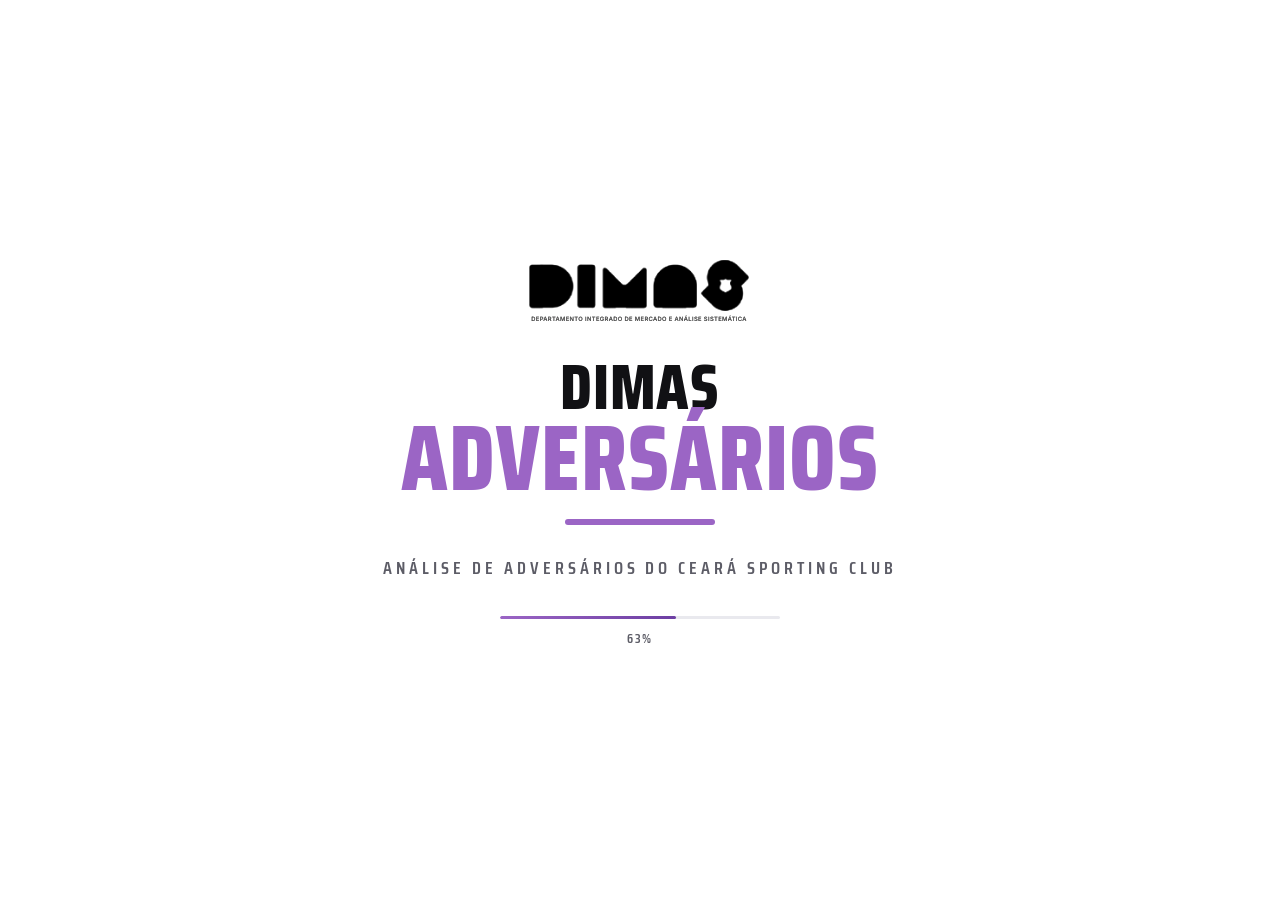
<file: index.html>
<!doctype html>
<html lang="pt-BR">
<head>
  <meta charset="utf-8">
  <meta name="viewport" content="width=device-width, initial-scale=1, viewport-fit=cover">
  <title>DIMAS Adversários</title>
  <meta name="theme-color" content="#0a0a0a">
  <meta name="apple-mobile-web-app-capable" content="yes">
  <meta name="mobile-web-app-capable" content="yes">
  <meta name="apple-mobile-web-app-status-bar-style" content="black-translucent">
  <meta name="apple-mobile-web-app-title" content="DIMAS Adversários">
  <script src="tema.js"></script>
  <link rel="manifest" href="manifest.webmanifest">
  <link rel="icon" href="icone.svg" type="image/svg+xml">
  <link rel="apple-touch-icon" href="icone-180.png">
  <link rel="preconnect" href="https://fonts.googleapis.com">
  <link rel="preconnect" href="https://fonts.gstatic.com" crossorigin>
  <link href="https://fonts.googleapis.com/css2?family=Michroma&family=Open+Sans:wght@400;600;700&family=Saira+Condensed:wght@600;800&display=swap" rel="stylesheet">
  <link rel="stylesheet" href="estilo.css">
</head>
<body class="bloqueado">
  <div class="abertura" id="abertura" role="status" aria-label="Carregando DIMAS Adversários">
    <img class="abertura-logo" src="logo-dimas.png" alt="DIMAS — Departamento Integrado de Mercado e Análise Sistemática">
    <div class="abertura-titulo"><span>DIMAS</span><b>ADVERSÁRIOS</b><i></i></div>
    <p class="abertura-sub">Análise de adversários do Ceará Sporting Club</p>
    <div class="abertura-barra"><i id="abertura-progresso"></i></div>
    <p class="abertura-pct" id="abertura-pct">0%</p>
  </div>

  <div class="entrada" id="entrada" hidden>
    <form id="form-entrada" novalidate>
      <img class="abertura-logo" src="logo-dimas.png" alt="DIMAS">
      <div class="abertura-titulo pequeno"><span>DIMAS</span><b>ADVERSÁRIOS</b><i></i></div>
      <label for="entrada-email">E-mail</label>
      <input id="entrada-email" type="email" autocomplete="username" inputmode="email" autocapitalize="none" spellcheck="false" required>
      <label for="entrada-senha">Senha</label>
      <input id="entrada-senha" type="password" autocomplete="current-password" required>
      <p class="entrada-erro" id="entrada-erro" role="alert"></p>
      <button class="botao" type="submit" id="entrada-botao">Entrar</button>
      <button class="link" type="button" id="esqueci" style="margin-top:14px">Primeiro acesso ou esqueci minha senha</button>
      <p class="entrada-nota">Acesso restrito à comissão técnica. Peça seu acesso ao DIMAS.</p>
    </form>
  </div>

  <header class="topo">
    <a class="icone" id="voltar" href="#/" aria-label="Voltar" hidden>
      <svg viewBox="0 0 24 24"><path d="M19 12H5M11 6l-6 6 6 6"/></svg>
    </a>
    <a class="marca" href="#/" aria-label="Início">
      <b>DIMAS <span>ADVERSÁRIOS</span></b>
    </a>
    <button class="icone" id="abrir-busca" aria-label="Buscar atleta ou equipe">
      <svg viewBox="0 0 24 24"><circle cx="11" cy="11" r="7"/><path d="M20 20l-3.5-3.5"/></svg>
    </button>
    <button class="icone" data-tema-alternar aria-label="Alternar tema claro ou escuro">
      <svg class="so-escuro" viewBox="0 0 24 24"><circle cx="12" cy="12" r="4"/><path d="M12 2v2M12 20v2M4.900 4.900l1.400 1.400M17.700 17.700l1.400 1.400M2 12h2M20 12h2M4.900 19.100l1.400-1.400M17.700 6.300l1.400-1.400"/></svg>
      <svg class="so-claro" viewBox="0 0 24 24"><path d="M20 14.500A8 8 0 0 1 9.500 4a8 8 0 1 0 10.500 10.500z"/></svg>
    </button>
    <button class="icone" id="sair" aria-label="Sair da conta" hidden>
      <svg viewBox="0 0 24 24"><path d="M15 4h3a2 2 0 0 1 2 2v12a2 2 0 0 1-2 2h-3M10 16l4-4-4-4M14 12H4"/></svg>
    </button>
    <button class="icone" id="atualizar" aria-label="Atualizar dados">
      <svg viewBox="0 0 24 24"><path d="M20 11a8 8 0 0 0-14.3-4.3L4 8.5M4 4v4.5h4.5M4 13a8 8 0 0 0 14.3 4.3L20 15.500M20 20v-4.500h-4.500"/></svg>
    </button>
  </header>

  <main id="tela"></main>

  <div class="camada" id="busca" role="dialog" aria-label="Busca">
    <header>
      <input id="campo-busca" type="search" placeholder="Buscar atleta ou equipe" autocomplete="off" enterkeyhint="search">
      <button class="icone" data-fechar aria-label="Fechar busca"><svg viewBox="0 0 24 24"><path d="M6 6l12 12M18 6L6 18"/></svg></button>
    </header>
    <div class="resultados" id="resultados"></div>
  </div>

  <div class="camada" id="janela" role="dialog" aria-label="Material">
    <header>
      <b id="janela-titulo"></b>
      <a class="icone" id="janela-externo" target="_blank" rel="noopener" aria-label="Abrir fora do app"><svg viewBox="0 0 24 24"><path d="M14 4h6v6M20 4l-9 9M18 14v5a1 1 0 0 1-1 1H5a1 1 0 0 1-1-1V7a1 1 0 0 1 1-1h5"/></svg></a>
      <button class="icone" data-fechar aria-label="Fechar"><svg viewBox="0 0 24 24"><path d="M6 6l12 12M18 6L6 18"/></svg></button>
    </header>
    <iframe id="janela-quadro" allow="autoplay; fullscreen; picture-in-picture" allowfullscreen></iframe>
  </div>

  <div id="aviso" role="status" aria-live="polite"></div>

  <script src="config.js"></script>
  <script src="nucleo.js"></script>
  <script src="app.js"></script>
</body>
</html>
</file>
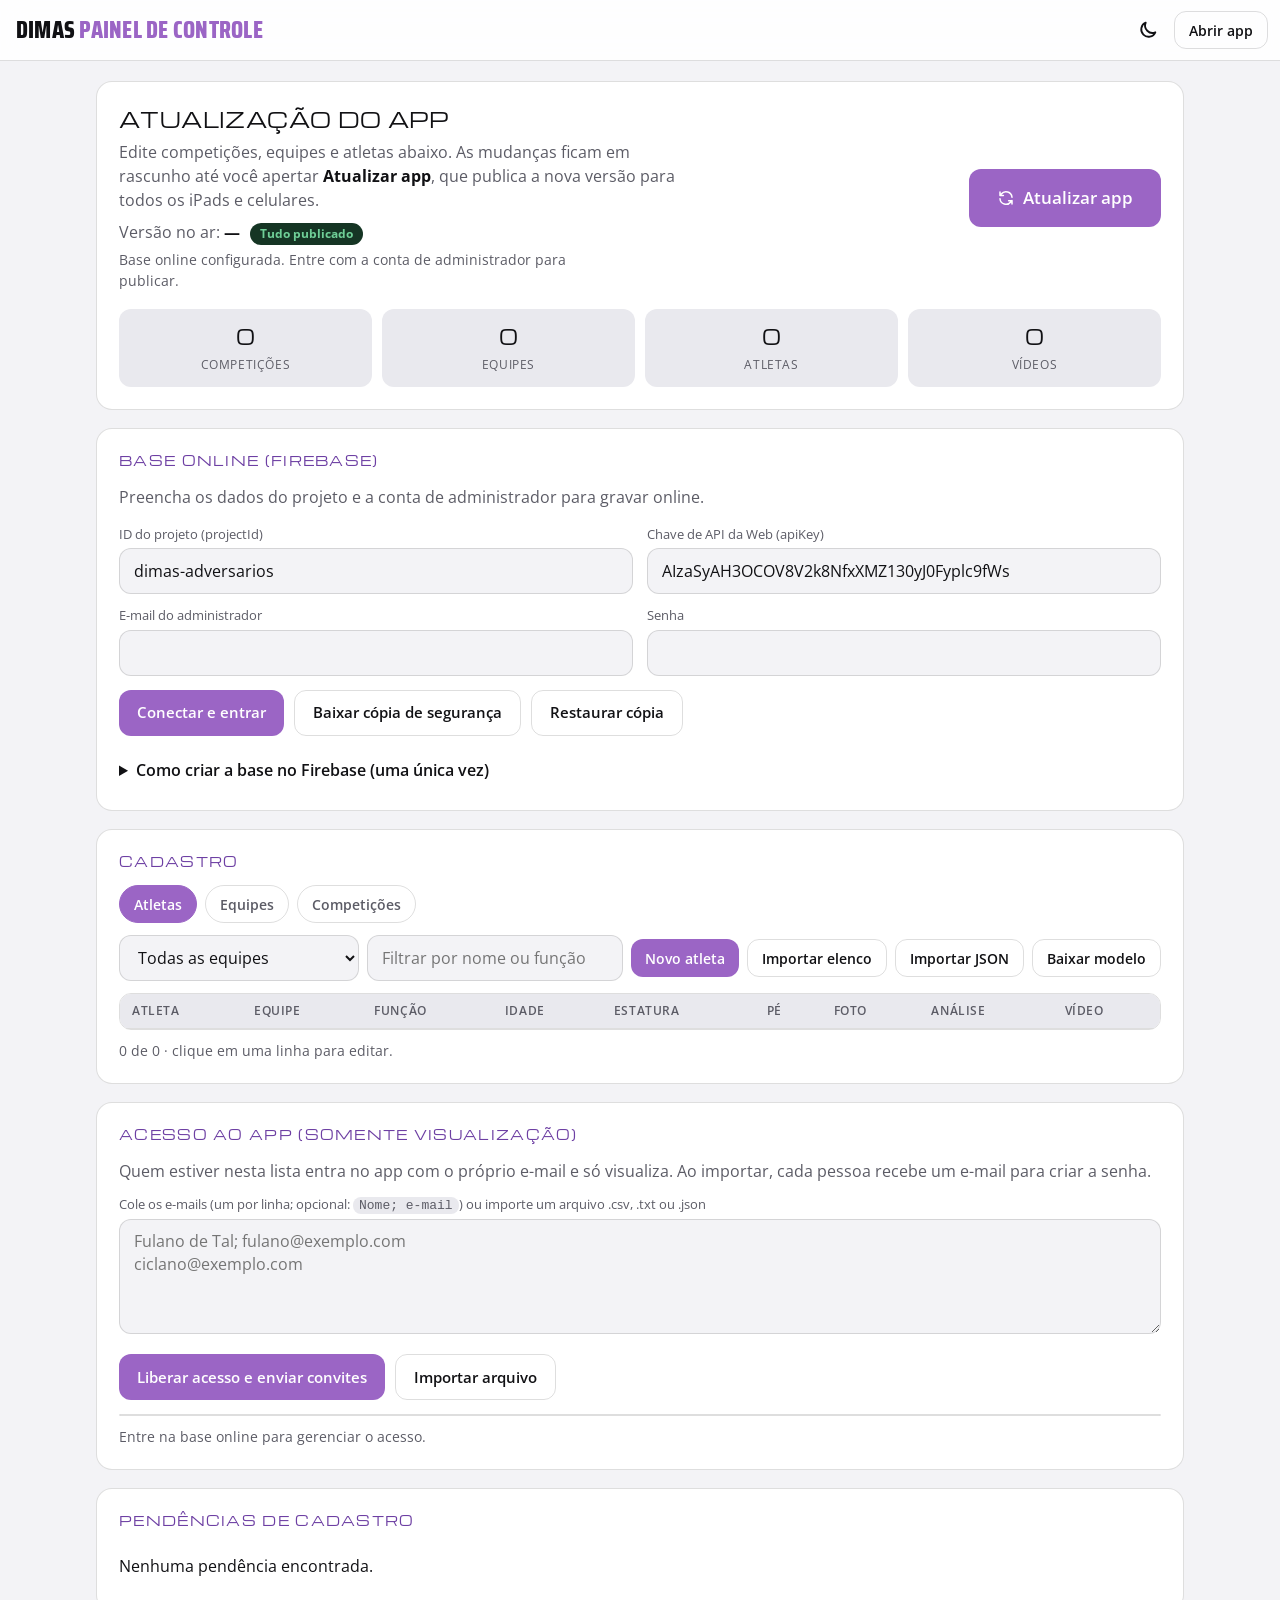
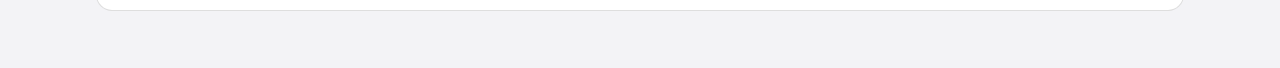
<file: admin.html>
<!doctype html>
<html lang="pt-BR">
<head>
  <meta charset="utf-8">
  <meta name="viewport" content="width=device-width, initial-scale=1">
  <title>Painel DIMAS</title>
  <meta name="theme-color" content="#0a0a0a">
  <meta name="robots" content="noindex">
  <script src="tema.js"></script>
  <link rel="icon" href="icone.svg" type="image/svg+xml">
  <link rel="preconnect" href="https://fonts.googleapis.com">
  <link rel="preconnect" href="https://fonts.gstatic.com" crossorigin>
  <link href="https://fonts.googleapis.com/css2?family=Michroma&family=Open+Sans:wght@400;600;700&family=Saira+Condensed:wght@600;800&display=swap" rel="stylesheet">
  <link rel="stylesheet" href="estilo.css">
  <style>
    main { max-width: 1120px; }
    .painel { background: var(--painel); border: 1px solid var(--linha); border-radius: var(--raio); padding: 22px; margin-bottom: 18px; }
    .painel > h2 { font-family: var(--titulo); text-transform: uppercase; font-size: 13px; letter-spacing: 0.1em; color: var(--roxo-claro); margin-bottom: 14px; }
    .principal { display: grid; gap: 20px; grid-template-columns: 1fr; align-items: center; }
    @media (min-width: 760px) { .principal { grid-template-columns: 1fr auto; } }
    .principal h1 { font-size: 20px; margin-bottom: 6px; }
    .principal p { margin: 0; color: var(--suave); max-width: 62ch; }
    .principal p b { color: var(--texto); }
    .grande { min-height: 58px; padding: 14px 28px; font-size: 17px; justify-content: center; }
    .botao[disabled] { opacity: 0.55; pointer-events: none; }
    .botao.perigo { background: transparent; border: 1px solid var(--vermelho); color: var(--vermelho); }
    .botao.pequeno { min-height: 38px; padding: 6px 14px; font-size: 14px; }
    .selo { display: inline-block; padding: 2px 10px; border-radius: 999px; font-size: 12px; font-weight: 700; background: #4a3a12; color: #ffd27a; margin-left: 6px; }
    .selo.ok { background: #153524; color: #6fcf97; }
    .contagem { display: grid; grid-template-columns: repeat(4, 1fr); gap: 10px; margin-top: 18px; }
    .contagem div { background: var(--painel-2); border-radius: 12px; padding: 12px; text-align: center; }
    .contagem b { display: block; font-family: var(--titulo); font-weight: 400; font-size: 20px; font-variant-numeric: tabular-nums; }
    .contagem span { color: var(--suave); font-size: 12px; text-transform: uppercase; letter-spacing: 0.05em; }
    .retorno { margin-top: 16px; padding: 12px 14px; border-radius: 12px; background: var(--painel-2); border-left: 3px solid var(--roxo); display: none; white-space: pre-line; }
    .retorno.ok { border-color: var(--verde); display: block; } .retorno.erro { border-color: var(--vermelho); display: block; } .retorno.info { display: block; }
    label { display: block; font-size: 13px; color: var(--suave); margin: 12px 0 4px; }
    input[type="text"], input[type="url"], input[type="password"], input[type="email"], input[type="search"], select, textarea {
      width: 100%; min-height: 46px; border-radius: 12px; border: 1px solid var(--linha); background: var(--fundo); color: var(--texto); font: inherit; padding: 10px 14px; }
    textarea { min-height: 96px; resize: vertical; line-height: 1.45; }
    .linha-botoes { display: flex; flex-wrap: wrap; gap: 10px; margin-top: 14px; align-items: center; }
    .duas { display: grid; gap: 0 14px; grid-template-columns: 1fr; } @media (min-width: 620px) { .duas { grid-template-columns: 1fr 1fr; } }
    .larga { grid-column: 1 / -1; }
    details summary { cursor: pointer; font-weight: 600; padding: 6px 0; }
    ol { padding-left: 20px; color: var(--texto-2); max-width: 72ch; } ol li { margin: 6px 0; }
    code, pre { background: var(--painel-2); border-radius: 8px; font-size: 13px; } code { padding: 1px 6px; } pre { padding: 12px; overflow-x: auto; white-space: pre; }
    .pendencias { list-style: none; margin: 0; padding: 0; }
    .pendencias li { padding: 10px 0; border-bottom: 1px solid var(--linha); display: flex; gap: 12px; align-items: baseline; }
    .pendencias li:last-child { border: 0; }
    .pendencias b { flex: none; min-width: 44px; text-align: right; font-variant-numeric: tabular-nums; color: var(--roxo-claro); }
    .pendencias small { display: block; color: var(--suave); }
    .barra { display: flex; gap: 8px; margin-bottom: 12px; flex-wrap: wrap; align-items: center; }
    .barra select { width: auto; min-width: 180px; flex: 0 1 240px; } .barra input { flex: 1; min-width: 160px; }
    .rolagem { overflow: auto; border: 1px solid var(--linha); border-radius: 12px; max-height: 520px; }
    table { border-collapse: collapse; width: 100%; font-size: 14px; }
    th, td { text-align: left; padding: 8px 12px; border-bottom: 1px solid var(--linha); white-space: nowrap; }
    th { position: sticky; top: 0; background: var(--painel-2); color: var(--suave); font-weight: 600; font-size: 12px; text-transform: uppercase; letter-spacing: 0.05em; z-index: 1; }
    tbody tr { cursor: pointer; } tbody tr:hover { background: var(--painel-2); }
    td.sim { color: var(--verde); } td.nao { color: var(--suave); }
    td .mini { width: 28px; height: 28px; border-radius: 50%; object-fit: cover; object-position: top; background: var(--painel-2); display: inline-block; vertical-align: middle; margin-right: 8px; }
    dialog { width: min(720px, calc(100vw - 24px)); max-height: calc(100dvh - 24px); background: var(--painel); color: var(--texto); border: 1px solid var(--linha); border-radius: var(--raio); padding: 0; }
    dialog::backdrop { background: rgba(0, 0, 0, 0.75); }
    dialog form { padding: 22px; }
    dialog h2 { font-family: var(--titulo); text-transform: uppercase; font-size: 15px; margin-bottom: 4px; }
    .rodape-form { display: flex; gap: 10px; margin-top: 20px; flex-wrap: wrap; } .rodape-form .espaco { flex: 1; }
  </style>
</head>
<body>
  <header class="topo">
    <span class="marca">
      <b>DIMAS <span>PAINEL DE CONTROLE</span></b>
    </span>
    <button class="icone" data-tema-alternar aria-label="Alternar tema claro ou escuro">
      <svg class="so-escuro" viewBox="0 0 24 24"><circle cx="12" cy="12" r="4"/><path d="M12 2v2M12 20v2M4.900 4.900l1.400 1.400M17.700 17.700l1.400 1.400M2 12h2M20 12h2M4.900 19.100l1.400-1.400M17.700 6.300l1.400-1.400"/></svg>
      <svg class="so-claro" viewBox="0 0 24 24"><path d="M20 14.500A8 8 0 0 1 9.500 4a8 8 0 1 0 10.500 10.500z"/></svg>
    </button>
    <a class="botao contorno pequeno" href="index.html" target="_blank" rel="noopener">Abrir app</a>
  </header>

  <main>
    <section class="painel">
      <div class="principal">
        <div>
          <h1 class="titulo">Atualização do app</h1>
          <p>Edite competições, equipes e atletas abaixo. As mudanças ficam em rascunho até você apertar <b>Atualizar app</b>, que publica a nova versão para todos os iPads e celulares.</p>
          <p style="margin-top:8px">Versão no ar: <b id="versao">—</b> <span id="selo"></span></p>
          <p id="modo" style="margin-top:4px;font-size:14px"></p>
        </div>
        <button class="botao grande" id="publicar">
          <svg viewBox="0 0 24 24"><path d="M20 11a8 8 0 0 0-14.3-4.3L4 8.5M4 4v4.5h4.5M4 13a8 8 0 0 0 14.3 4.3L20 15.5M20 20v-4.5h-4.5"/></svg>
          Atualizar app
        </button>
      </div>
      <div class="contagem" id="contagem"></div>
      <div class="retorno" id="retorno" role="status" aria-live="polite"></div>
    </section>

    <section class="painel" id="conexao">
      <h2>Base online (Firebase)</h2>
      <p class="suave" id="estado-conexao" style="margin:0 0 4px"></p>
      <div class="duas">
        <div><label for="fb-projeto">ID do projeto (projectId)</label><input id="fb-projeto" type="text" autocomplete="off" placeholder="dimas-adversarios"></div>
        <div><label for="fb-chave">Chave de API da Web (apiKey)</label><input id="fb-chave" type="text" autocomplete="off" placeholder="AIza…"></div>
        <div><label for="fb-email">E-mail do administrador</label><input id="fb-email" type="email" autocomplete="username"></div>
        <div><label for="fb-senha">Senha</label><input id="fb-senha" type="password" autocomplete="current-password"></div>
      </div>
      <div class="linha-botoes">
        <button class="botao" id="entrar">Conectar e entrar</button>
        <button class="botao contorno" id="sair" hidden>Sair</button>
        <button class="botao contorno" id="baixar">Baixar cópia de segurança</button>
        <button class="botao contorno" id="restaurar">Restaurar cópia</button>
        <input type="file" id="arquivo" accept="application/json,.json" hidden>
      </div>
      <details style="margin-top:16px">
        <summary>Como criar a base no Firebase (uma única vez)</summary>
        <ol>
          <li>Em <b>console.firebase.google.com</b>, crie um projeto (o Google Analytics pode ficar desligado).</li>
          <li><b>Criação &gt; Firestore Database &gt; Criar banco de dados</b>, modo de produção, região <code>southamerica-east1</code>.</li>
          <li><b>Criação &gt; Authentication &gt; Método de login</b>: ative <b>E-mail/senha</b>. Na aba <b>Usuários</b>, adicione o seu e-mail e uma senha.</li>
          <li>No Firestore, aba <b>Regras</b>, cole as regras abaixo trocando o e-mail pelo seu e publique.</li>
          <li><b>Configurações do projeto &gt; Seus apps &gt; Web</b> (<code>&lt;/&gt;</code>): registre o app e copie <code>projectId</code> e <code>apiKey</code> para os campos acima.</li>
          <li>Aperte <b>Conectar e entrar</b> e depois <b>Atualizar app</b> para enviar a base pela primeira vez.</li>
        </ol>
        <pre id="regras">rules_version = '2';
service cloud.firestore {
  match /databases/{database}/documents {
    function admin() {
      return request.auth != null &amp;&amp; request.auth.token.email in ['SEU-EMAIL@exemplo.com'];
    }
    match /dimas/publicado { allow read: if true;    allow write: if admin(); }
    match /dimas/rascunho  { allow read, write: if admin(); }
  }
}</pre>
        <button class="botao contorno pequeno" id="copiar-regras">Copiar regras</button>
      </details>
    </section>

    <section class="painel">
      <h2>Cadastro</h2>
      <div class="barra">
        <button class="chip" data-aba="ADVERSÁRIOS" aria-pressed="true">Atletas</button>
        <button class="chip" data-aba="EQUIPES" aria-pressed="false">Equipes</button>
        <button class="chip" data-aba="CAMPEONATOS" aria-pressed="false">Competições</button>
      </div>
      <div class="barra">
        <select id="filtro-equipe" aria-label="Equipe"></select>
        <input id="filtro" type="search" placeholder="Filtrar por nome ou função">
        <button class="botao pequeno" id="novo">Novo</button>
        <button class="botao contorno pequeno" id="importar">Importar elenco</button>
        <button class="botao contorno pequeno" id="importar-json">Importar JSON</button>
        <button class="botao contorno pequeno" id="modelo-json">Baixar modelo</button>
        <input type="file" id="arquivo-json" accept="application/json,.json" hidden>
      </div>
      <div class="rolagem"><table id="tabela"></table></div>
      <p class="suave" id="resumo-tabela" style="margin:10px 0 0;font-size:14px"></p>
    </section>

    <section class="painel" id="acesso">
      <h2>Acesso ao app (somente visualização)</h2>
      <p class="suave" style="margin:0 0 10px">Quem estiver nesta lista entra no app com o próprio e-mail e só visualiza. Ao importar, cada pessoa recebe um e-mail para criar a senha.</p>
      <label for="lista-acesso">Cole os e-mails (um por linha; opcional: <code>Nome; e-mail</code>) ou importe um arquivo .csv, .txt ou .json</label>
      <textarea id="lista-acesso" rows="4" placeholder="Fulano de Tal; fulano@exemplo.com&#10;ciclano@exemplo.com"></textarea>
      <div class="linha-botoes">
        <button class="botao" id="convidar">Liberar acesso e enviar convites</button>
        <button class="botao contorno" id="importar-acesso">Importar arquivo</button>
        <input type="file" id="arquivo-acesso" accept=".csv,.txt,.json,text/plain,text/csv,application/json" hidden>
      </div>
      <div class="rolagem" style="margin-top:14px;max-height:360px"><table id="tabela-acesso"></table></div>
      <p class="suave" id="resumo-acesso" style="margin:10px 0 0;font-size:14px"></p>
    </section>

    <section class="painel">
      <h2>Pendências de cadastro</h2>
      <ul class="pendencias" id="pendencias"></ul>
    </section>

  </main>

  <dialog id="ficha"><form method="dialog" id="form-ficha"></form></dialog>
  <dialog id="importacao"><form method="dialog" id="form-importacao"></form></dialog>

  <script src="config.js"></script>
  <script src="nucleo.js"></script>
  <script src="admin.js"></script>
</body>
</html>
</file>
<file: estilo.css>
/* DIMAS Adversários — identidade baseada em cearasc.com: preto, branco e roxo #9B65C5 */
:root {
  --fundo: #0a0a0a;
  --painel: #151515;
  --painel-2: #1e1e1e;
  --linha: rgba(255, 255, 255, 0.1);
  --texto: #ffffff;
  --suave: #a3a3a3;
  --roxo: #9b65c5;
  --roxo-claro: #c4a1e3;
  --roxo-fundo: rgba(155, 101, 197, 0.16);
  --verde: #6fcf97;
  --vermelho: #f08a8a;
  --raio: 16px;
  --texto-2: #e2e2e2;
  --topo: rgba(10, 10, 10, 0.88);
  --tela: #000000;
  --marca: "Saira Condensed", "Arial Narrow", Impact, sans-serif;
  --quadro: #262626; /* mesmo fundo das imagens de competição */
  --titulo: "Michroma", "Microgramma", "Eurostile", "Arial Black", sans-serif;
  --corpo: "Open Sans", system-ui, -apple-system, "Segoe UI", sans-serif;
}
html[data-tema="claro"] {
  --fundo: #f3f3f6;
  --painel: #ffffff;
  --painel-2: #e9e9ee;
  --linha: rgba(0, 0, 0, 0.13);
  --texto: #111114;
  --suave: #5c5c66;
  --roxo-claro: #6d3fa3;
  --roxo-fundo: rgba(155, 101, 197, 0.15);
  --verde: #1b7f4b;
  --vermelho: #c0392b;
  --texto-2: #2a2a30;
  --topo: rgba(255, 255, 255, 0.9);
  --tela: #ffffff;
  color-scheme: light;
}
html { color-scheme: dark; }
html[data-tema="claro"] .so-escuro, html:not([data-tema="claro"]) .so-claro { display: none; }
html[data-tema="claro"] .abertura-logo { filter: invert(1); }
* { box-sizing: border-box; -webkit-tap-highlight-color: transparent; }
html { background: var(--fundo); }
body {
  margin: 0; background: var(--fundo); color: var(--texto); font-family: var(--corpo);
  font-size: 16px; line-height: 1.5; min-height: 100dvh; overscroll-behavior-y: none;
  -webkit-font-smoothing: antialiased; -webkit-text-size-adjust: 100%;
}
button { font: inherit; color: inherit; background: none; border: 0; padding: 0; cursor: pointer; }
a { color: inherit; text-decoration: none; }
img { display: block; max-width: 100%; }
[hidden] { display: none !important; }
:focus-visible { outline: 2px solid var(--roxo-claro); outline-offset: 2px; border-radius: 8px; }
h1, h2, h3 { margin: 0; font-weight: 400; }
.titulo { font-family: var(--titulo); text-transform: uppercase; letter-spacing: 0.02em; text-wrap: balance; }
.suave { color: var(--suave); }

/* ---------- topo ---------- */
.topo {
  position: sticky; top: 0; z-index: 20; display: flex; align-items: center; gap: 4px;
  padding: calc(env(safe-area-inset-top) + 8px) max(12px, env(safe-area-inset-right)) 8px max(12px, env(safe-area-inset-left));
  background: var(--topo); backdrop-filter: blur(14px); -webkit-backdrop-filter: blur(14px);
  border-bottom: 1px solid var(--linha);
}
.topo .marca { display: flex; align-items: center; gap: 10px; min-width: 0; flex: 1; padding-left: 4px; }
.topo .marca img { width: 34px; height: 34px; flex: none; }
.topo .marca b { font-family: var(--marca); font-weight: 800; font-size: 24px; line-height: 1; letter-spacing: 0.01em; text-transform: uppercase; white-space: nowrap; overflow: hidden; text-overflow: ellipsis; }
.topo .marca b span { color: var(--roxo); }
@media (max-width: 520px) { .topo { gap: 0; } .topo .icone { width: 40px; } .topo .marca { gap: 8px; } .topo .marca img { width: 30px; height: 30px; } .topo .marca b { display: flex; flex-direction: column; line-height: 0.95; font-size: 17px; } }
.icone {
  width: 44px; height: 44px; flex: none; display: grid; place-items: center; border-radius: 12px; transition: background 0.15s;
}
.icone:hover, .icone:active { background: var(--painel-2); }
.icone svg { width: 22px; height: 22px; fill: none; stroke: currentColor; stroke-width: 2; stroke-linecap: round; stroke-linejoin: round; }
.icone.girando svg { animation: gira 0.9s linear infinite; }
@keyframes gira { to { transform: rotate(360deg); } }

main { padding: 20px max(16px, env(safe-area-inset-right)) calc(40px + env(safe-area-inset-bottom)) max(16px, env(safe-area-inset-left)); max-width: 1180px; margin: 0 auto; }
.cabecalho { display: flex; align-items: baseline; justify-content: space-between; gap: 12px; margin: 4px 0 16px; }
.cabecalho h1 { font-size: 20px; }
.cabecalho small { color: var(--suave); font-size: 13px; white-space: nowrap; }

/* ---------- grades ---------- */
.grade { display: grid; gap: 12px; grid-template-columns: repeat(2, 1fr); }
.grade.equipes { grid-template-columns: repeat(3, 1fr); }
@media (min-width: 620px) { .grade { grid-template-columns: repeat(4, 1fr); gap: 16px; } .grade.equipes { grid-template-columns: repeat(5, 1fr); } }
@media (min-width: 1000px) { .grade.equipes { grid-template-columns: repeat(6, 1fr); } }
.cartao {
  display: flex; flex-direction: column; align-items: center; gap: 10px; text-align: center;
  background: var(--painel); border: 1px solid var(--linha); border-radius: var(--raio);
  padding: 18px 10px 14px; transition: transform 0.15s, border-color 0.15s, background 0.15s; min-width: 0;
}
.cartao:hover { border-color: var(--roxo); background: var(--painel-2); }
.cartao:active { transform: scale(0.97); }
.cartao .arte { width: 100%; aspect-ratio: 1; max-width: 132px; display: grid; place-items: center; }
.cartao .arte img { width: 100%; height: 100%; object-fit: contain; border-radius: 12px; }
.equipes .cartao .arte { max-width: 76px; border-radius: 12px; overflow: hidden; background: var(--quadro); }
/* escudos guardados na base vêm sem o quadro: ganham margem para ficar com a mesma proporção dos demais */
img[data-doc="fotos-escudos"] { padding: 17%; box-sizing: border-box; }
.cartao strong { font-weight: 600; font-size: 15px; line-height: 1.25; overflow-wrap: break-word; max-width: 100%; }
.equipes .cartao { padding-left: 6px; padding-right: 6px; }
.equipes .cartao strong { font-size: 14px; }
.cartao small { color: var(--suave); font-size: 12px; margin-top: -6px; }
.sigla { width: 100%; height: 100%; display: grid; place-items: center; border-radius: 50%; background: var(--painel-2); font-family: var(--titulo); font-size: 18px; color: var(--roxo-claro); }
.rodape { margin-top: 28px; color: var(--suave); font-size: 13px; text-align: center; }
.vazio { padding: 48px 16px; text-align: center; color: var(--suave); border: 1px dashed var(--linha); border-radius: var(--raio); }

/* ---------- equipe ---------- */
.heroi { display: flex; flex-direction: column; align-items: center; text-align: center; gap: 10px; padding: 8px 0 18px; }
.heroi .escudo { width: 132px; height: 132px; display: grid; place-items: center; border-radius: 12px; overflow: hidden; background: var(--quadro); }
.heroi .escudo img { width: 100%; height: 100%; object-fit: contain; border-radius: 12px; }
.heroi h1 { font-size: 22px; }
.heroi p { margin: 0; color: var(--suave); font-size: 14px; }
.acoes { display: flex; flex-wrap: wrap; gap: 10px; justify-content: center; margin-bottom: 18px; }
.botao {
  display: inline-flex; align-items: center; gap: 8px; min-height: 46px; padding: 10px 18px; border-radius: 12px;
  background: var(--roxo); color: #fff; font-weight: 600; font-size: 15px; transition: filter 0.15s, transform 0.15s;
}
.botao:hover { filter: brightness(1.1); }
.botao:active { transform: scale(0.97); }
.botao.contorno { background: transparent; border: 1px solid var(--linha); color: var(--texto); }
.botao.contorno:hover { border-color: var(--roxo); }
.botao svg { width: 18px; height: 18px; fill: none; stroke: currentColor; stroke-width: 2; stroke-linecap: round; stroke-linejoin: round; flex: none; }
.numeros { display: flex; gap: 6px; margin-bottom: 18px; }
.numeros div { flex: 1 1 auto; background: var(--painel); border: 1px solid var(--linha); border-radius: 12px; padding: 10px 6px; text-align: center; min-width: 0; }
.numeros b { display: block; font-family: var(--titulo); font-weight: 400; font-size: 15px; font-variant-numeric: tabular-nums; }
.numeros span { display: block; white-space: nowrap; color: var(--suave); font-size: 10px; text-transform: uppercase; letter-spacing: 0.03em; margin-top: 2px; }
.filtros { display: flex; gap: 8px; overflow-x: auto; padding: 2px 0 12px; margin: 0 -16px; padding-left: 16px; padding-right: 16px; scrollbar-width: none; }
.filtros::-webkit-scrollbar { display: none; }
.chip { flex: none; min-height: 38px; padding: 6px 14px; border-radius: 999px; border: 1px solid var(--linha); color: var(--suave); font-size: 14px; font-weight: 600; white-space: nowrap; }
.chip[aria-pressed="true"] { background: var(--roxo); border-color: var(--roxo); color: #fff; }
.secao { font-family: var(--titulo); text-transform: uppercase; font-size: 12px; letter-spacing: 0.1em; color: var(--roxo-claro); margin: 22px 0 6px; display: flex; justify-content: space-between; }
.secao span { color: var(--suave); font-family: var(--corpo); letter-spacing: 0; }
.lista { background: var(--painel); border: 1px solid var(--linha); border-radius: var(--raio); overflow: hidden; }
.atleta { display: flex; align-items: center; gap: 12px; padding: 10px 12px; min-height: 64px; width: 100%; text-align: left; border-bottom: 1px solid var(--linha); transition: background 0.15s; }
.atleta:last-child { border-bottom: 0; }
.atleta:hover { background: var(--painel-2); }
.atleta[aria-current="true"] { background: var(--roxo-fundo); box-shadow: inset 3px 0 0 var(--roxo); }
.atleta .txt { flex: 1; min-width: 0; }
.atleta .txt b { display: block; font-weight: 600; white-space: nowrap; overflow: hidden; text-overflow: ellipsis; }
.atleta .txt span { color: var(--suave); font-size: 14px; }
.atleta .marcas { display: flex; gap: 4px; color: var(--roxo-claro); }
.atleta .marcas svg, .atleta > svg { width: 16px; height: 16px; fill: none; stroke: currentColor; stroke-width: 2; stroke-linecap: round; stroke-linejoin: round; flex: none; }
.atleta > svg { color: var(--suave); }
.avatar { position: relative; flex: none; width: 44px; height: 44px; border-radius: 50%; background: var(--painel-2); overflow: hidden; display: grid; place-items: center; font-size: 14px; font-weight: 700; color: var(--roxo-claro); }
.avatar img { position: absolute; inset: 0; width: 100%; height: 100%; object-fit: cover; object-position: top; }

/* ---------- ficha do atleta ---------- */
.ficha-topo { display: flex; align-items: center; gap: 14px; padding: 2px 0 12px; }
.ficha-topo .avatar { width: 84px; height: 84px; font-size: 26px; border-radius: 12px; background: var(--quadro); border: 2px solid #c8c8c8; }
.ficha-id { min-width: 0; display: flex; flex-direction: column; gap: 6px; }
.ficha-topo h2 { font-size: 18px; line-height: 1.2; }
.ficha-topo p { margin: 0; color: var(--suave); display: flex; flex-wrap: wrap; align-items: center; gap: 4px 10px; font-size: 14px; }
.ficha-acoes { display: flex; flex-wrap: wrap; gap: 8px; margin-top: 2px; }
.botao.mini { min-height: 32px; padding: 4px 12px; font-size: 13px; gap: 6px; border-radius: 10px; }
.botao.mini svg { width: 15px; height: 15px; }
.etiqueta { display: inline-block; color: var(--texto); font-family: var(--titulo); text-transform: uppercase; letter-spacing: 0.02em; font-size: 13px; font-weight: 400; }
.tres { display: grid; grid-template-columns: repeat(3, 1fr); gap: 8px; margin-bottom: 0; }
.tres div { background: var(--painel); border: 1px solid var(--linha); border-radius: 12px; padding: 7px 8px; text-align: center; min-width: 0; }
.tres span { display: block; color: var(--suave); font-size: 10px; text-transform: uppercase; letter-spacing: 0.06em; }
.tres b { font-size: 15px; font-weight: 700; font-variant-numeric: tabular-nums; }
.bloco { background: var(--painel); border: 1px solid var(--linha); border-radius: var(--raio); padding: 11px 14px; margin-top: 8px; }
.bloco h3 { font-family: var(--titulo); text-transform: uppercase; font-size: 11px; letter-spacing: 0.1em; color: var(--roxo-claro); margin-bottom: 6px; }
.bloco p { margin: 0; color: var(--texto-2); white-space: pre-line; max-width: 68ch; font-size: 14px; line-height: 1.45; }
.bloco ul { margin: 0; padding: 0; list-style: none; color: var(--texto-2); font-size: 14px; line-height: 1.4; }
.bloco ul.topicos li { position: relative; padding-left: 15px; }
.bloco ul.topicos li::before { content: ""; position: absolute; left: 2px; top: 0.6em; width: 5px; height: 5px; border-radius: 50%; background: var(--roxo-claro); opacity: 0.55; }
.bloco li + li { margin-top: 2px; }
.pontos { display: grid; gap: 0 8px; }
@media (min-width: 560px) { .pontos { grid-template-columns: 1fr 1fr; } .pontos:has(> :only-child) { grid-template-columns: 1fr; } }
.bloco.forte h3 { color: var(--roxo-claro); }
.bloco.fraco h3 { color: var(--roxo-claro); }
.video { position: relative; aspect-ratio: 16 / 9; width: min(100%, calc(36vh * 16 / 9)); margin: 0 auto; border-radius: 12px; overflow: hidden; background: #000; }
.video iframe { position: absolute; inset: 0; width: 100%; height: 100%; border: 0; }
.video button { position: absolute; inset: 0; width: 100%; color: #fff; display: grid; place-items: center; gap: 8px; align-content: center; background: radial-gradient(circle at 50% 45%, #2b1c3a, #0d0d0d 70%); font-weight: 600; }
.video button i { width: 52px; height: 52px; border-radius: 50%; background: var(--roxo); display: grid; place-items: center; }
.video button svg { width: 26px; height: 26px; fill: #fff; margin-left: 4px; }
.sem-analise { margin-top: 8px; padding: 14px 16px; text-align: center; color: var(--suave); border: 1px dashed var(--linha); border-radius: var(--raio); }

/* celular: lista OU ficha; iPad/desktop: lado a lado */
.equipe .col-ficha { display: none; }
.equipe.com-atleta .col-lista { display: none; }
.equipe.com-atleta .col-ficha { display: block; }
@media (min-width: 900px) {
  .equipe { display: grid; grid-template-columns: minmax(340px, 400px) 1fr; gap: 28px; align-items: start; }
  .equipe .col-lista, .equipe.com-atleta .col-lista { display: block; }
  .equipe .col-ficha { display: block; position: sticky; top: 76px; max-height: calc(100dvh - 92px); overflow-y: auto; padding-right: 4px; }
  .filtros { margin: 0; padding-left: 0; padding-right: 0; flex-wrap: wrap; }
  .so-celular { display: none !important; }
}
.escolha { display: grid; place-items: center; gap: 10px; text-align: center; color: var(--suave); min-height: 320px; border: 1px dashed var(--linha); border-radius: var(--raio); padding: 24px; }
.escolha svg { width: 40px; height: 40px; fill: none; stroke: var(--roxo); stroke-width: 1.6; stroke-linecap: round; stroke-linejoin: round; }

/* ---------- busca, janela de mídia, aviso ---------- */
.camada { position: fixed; inset: 0; z-index: 50; background: rgba(0, 0, 0, 0.92); color: #fff; display: none; flex-direction: column; }
#janela header { border-color: rgba(255, 255, 255, 0.15); }
#janela .icone:hover { background: rgba(255, 255, 255, 0.15); }
.camada.aberta { display: flex; }
.camada header { display: flex; align-items: center; gap: 8px; padding: calc(env(safe-area-inset-top) + 8px) 12px 8px; border-bottom: 1px solid var(--linha); }
.camada header b { flex: 1; min-width: 0; font-weight: 600; white-space: nowrap; overflow: hidden; text-overflow: ellipsis; padding-left: 6px; }
.camada iframe { flex: 1; width: 100%; border: 0; background: #000; }
#busca { background: var(--fundo); color: var(--texto); }
#busca input { flex: 1; min-width: 0; height: 46px; border-radius: 12px; border: 1px solid var(--linha); background: var(--painel); color: var(--texto); font: inherit; padding: 0 14px; }
#busca input::placeholder { color: var(--suave); }
#busca .resultados { flex: 1; overflow-y: auto; padding: 12px max(16px, env(safe-area-inset-right)) calc(24px + env(safe-area-inset-bottom)) max(16px, env(safe-area-inset-left)); max-width: 720px; width: 100%; margin: 0 auto; }
#aviso { position: fixed; left: 50%; bottom: calc(24px + env(safe-area-inset-bottom)); transform: translate(-50%, 20px); z-index: 60; background: var(--texto); color: var(--fundo); padding: 12px 18px; border-radius: 12px; font-weight: 600; font-size: 14px; max-width: calc(100vw - 32px); opacity: 0; pointer-events: none; transition: opacity 0.2s, transform 0.2s; text-align: center; }
#aviso.visivel { opacity: 1; transform: translate(-50%, 0); }
@media (prefers-reduced-motion: reduce) { * { transition: none !important; animation-duration: 0.01s !important; } }

/* ---------- abertura e login ---------- */
body.bloqueado { overflow: hidden; }
body.bloqueado .topo, body.bloqueado main { visibility: hidden; }
.abertura, .entrada {
  position: fixed; inset: 0; z-index: 100; background: var(--tela); display: flex; flex-direction: column; align-items: center; justify-content: center;
  padding: calc(env(safe-area-inset-top) + 24px) 24px calc(env(safe-area-inset-bottom) + 24px); text-align: center;
}
.abertura { transition: opacity 0.35s; }
.abertura.saindo { opacity: 0; }
.abertura-logo { width: min(244px, 62vw); height: auto; margin-bottom: 26px; }
.abertura-titulo { font-family: var(--marca); font-weight: 800; line-height: 0.92; text-transform: uppercase; display: flex; flex-direction: column; align-items: center; }
.abertura-titulo span { color: var(--texto); font-size: clamp(44px, 13vw, 64px); letter-spacing: 0.01em; }
.abertura-titulo b { color: var(--roxo); font-weight: 800; font-size: clamp(50px, 15.5vw, 92px); letter-spacing: 0.01em; }
.abertura-titulo i { display: block; width: clamp(110px, 32vw, 150px); height: 6px; border-radius: 6px; background: var(--roxo); margin-top: 18px; }
.abertura-titulo.pequeno span { font-size: 34px; } .abertura-titulo.pequeno b { font-size: 44px; } .abertura-titulo.pequeno i { width: 84px; height: 4px; margin-top: 12px; }
.abertura-sub { margin: 30px 0 0; font-family: "Saira Condensed", "Arial Narrow", sans-serif; font-weight: 600; font-size: clamp(13px, 3.6vw, 18px); letter-spacing: 0.22em; text-transform: uppercase; color: var(--suave); text-wrap: balance; }
.abertura-barra { width: min(280px, 70vw); height: 3px; border-radius: 3px; background: var(--painel-2); margin-top: 34px; overflow: hidden; }
.abertura-barra i { display: block; height: 100%; width: 0; border-radius: 3px; background: linear-gradient(90deg, var(--roxo), var(--roxo-claro)); }
.abertura-pct { margin: 10px 0 0; font-family: "Saira Condensed", sans-serif; font-weight: 600; font-size: 13px; letter-spacing: 0.14em; color: var(--suave); font-variant-numeric: tabular-nums; }
.entrada { overflow-y: auto; justify-content: flex-start; }
.entrada form { width: min(360px, 100%); margin: auto; display: flex; flex-direction: column; align-items: stretch; }
.entrada .abertura-logo { width: 170px; margin: 0 auto 18px; }
.entrada .abertura-titulo { margin-bottom: 26px; }
.entrada label { text-align: left; font-size: 13px; color: var(--suave); margin: 12px 0 6px; }
.entrada input { height: 50px; border-radius: 12px; border: 1px solid var(--linha); background: var(--painel); color: var(--texto); font: inherit; font-size: 16px; padding: 0 14px; }
.entrada input:focus { outline: 2px solid var(--roxo); outline-offset: 0; border-color: transparent; }
.entrada .botao { justify-content: center; min-height: 52px; margin-top: 18px; font-size: 16px; }
.entrada .botao[disabled] { opacity: 0.6; pointer-events: none; }
.entrada-erro { min-height: 22px; margin: 10px 0 0; color: var(--vermelho); font-size: 14px; text-align: left; }
.entrada-nota { margin: 18px 0 0; color: var(--suave); font-size: 13px; }

/* ---------- janela de vídeo vazia e edição do atleta ---------- */
.video-vazio { border-radius: 12px; border: 1px dashed var(--linha); background: var(--painel-2); display: flex; flex-wrap: wrap; align-items: center; justify-content: center; gap: 8px 14px; color: var(--suave); text-align: center; padding: 12px 16px; font-size: 14px; }
button.link { color: var(--roxo-claro); text-decoration: underline; font-weight: 600; }
.editor { width: min(720px, calc(100vw - 20px)); max-height: calc(100dvh - 20px); background: var(--painel); color: var(--texto); border: 1px solid var(--linha); border-radius: var(--raio); padding: 0; }
.editor::backdrop { background: rgba(0, 0, 0, 0.7); }
.editor form { padding: 22px; }
.editor h2 { font-size: 16px; }
.editor .suave { margin: 4px 0 8px; font-size: 14px; }
.editor-grade { display: grid; gap: 0 14px; grid-template-columns: 1fr; }
@media (min-width: 620px) { .editor-grade { grid-template-columns: 1fr 1fr; } .editor-grade .larga { grid-column: 1 / -1; } }
.editor label { display: block; font-size: 13px; color: var(--suave); margin: 12px 0 4px; }
.editor input, .editor select, .editor textarea { width: 100%; min-height: 46px; border-radius: 12px; border: 1px solid var(--linha); background: var(--fundo); color: var(--texto); font: inherit; font-size: 16px; padding: 10px 14px; }
.editor textarea { resize: vertical; line-height: 1.45; }
.editor-rodape { display: flex; gap: 10px; justify-content: flex-end; flex-wrap: wrap; margin-top: 18px; }
.editor .botao[disabled] { opacity: 0.6; pointer-events: none; }

/* ---------- janela de confirmação ---------- */
dialog.confirmacao { width: min(420px, calc(100vw - 32px)); background: var(--painel); color: var(--texto); border: 1px solid var(--linha); border-radius: var(--raio); padding: 22px; }
dialog.confirmacao::backdrop { background: rgba(0, 0, 0, 0.65); }
dialog.confirmacao p { margin: 0 0 18px; line-height: 1.5; }
.confirmacao-botoes { display: flex; gap: 10px; justify-content: flex-end; flex-wrap: wrap; }

/* Organizar clubes (administrador) */
.cabecalho-lado { display: flex; align-items: center; gap: 12px; }
.botao.organizar { min-height: 36px; padding: 6px 12px; font-size: 13px; }
.dica-organizar { color: var(--suave); font-size: 13px; margin: -6px 0 14px; }
.grade.organizando .cartao { cursor: grab; touch-action: none; user-select: none; -webkit-user-select: none; -webkit-touch-callout: none; border-style: dashed; border-color: var(--roxo); }
.grade.organizando .cartao img { pointer-events: none; -webkit-user-drag: none; }
.grade.organizando .cartao.arrastando { cursor: grabbing; opacity: 0.55; transform: scale(1.04); box-shadow: 0 8px 24px rgba(0,0,0,.4); }

/* Filtro de função (lista suspensa) */
.filtro-funcao { display: flex; align-items: center; gap: 10px; margin: 2px 0 12px; }
.filtro-funcao span { color: var(--suave); font-size: 13px; font-weight: 600; text-transform: uppercase; letter-spacing: 0.06em; }
.filtro-funcao select { flex: 1; min-width: 0; max-width: 320px; min-height: 42px; padding: 8px 40px 8px 14px; border-radius: 12px; border: 1px solid var(--linha); background: var(--painel) url("data:image/svg+xml,%3Csvg xmlns='http://www.w3.org/2000/svg' viewBox='0 0 24 24' fill='none' stroke='%239B65C5' stroke-width='2.5' stroke-linecap='round' stroke-linejoin='round'%3E%3Cpath d='M6 9l6 6 6-6'/%3E%3C/svg%3E") no-repeat right 12px center / 18px; color: var(--texto); font: inherit; font-size: 16px; -webkit-appearance: none; appearance: none; cursor: pointer; }
.filtro-funcao select:focus { outline: none; border-color: var(--roxo); }

/* Ficha no celular: topo mais baixo */
@media (max-width: 480px) {
  .ficha-topo { gap: 12px; padding-bottom: 10px; }
  .ficha-topo .avatar { width: 72px; height: 72px; font-size: 22px; }
  .ficha-acoes { flex-wrap: nowrap; gap: 6px; }
  .botao.mini { padding: 4px 10px; white-space: nowrap; }
  .bloco { padding: 10px 12px; }
  .video { width: 100%; }
}

/* Editor: foto do atleta */
.foto-editor { display: flex; gap: 14px; align-items: flex-start; }
.foto-previa { position: relative; flex: none; width: 88px; height: 88px; border-radius: 12px; border: 2px solid #c8c8c8; background: var(--quadro); overflow: hidden; display: grid; place-items: center; color: var(--suave); font-size: 22px; font-weight: 700; }
.foto-previa img { position: absolute; inset: 0; width: 100%; height: 100%; object-fit: cover; object-position: top; }
.foto-campos { flex: 1; min-width: 0; }
.foto-botoes { display: flex; flex-wrap: wrap; gap: 6px; margin-top: 8px; }
.foto-botoes .botao.mini svg { fill: none; stroke: currentColor; stroke-width: 2; stroke-linecap: round; stroke-linejoin: round; }
#foto-aviso { display: block; min-height: 16px; margin-top: 6px; font-size: 12px; color: var(--suave); }
@media (max-width: 480px) { .foto-previa { width: 72px; height: 72px; } }
.foto-corte { margin-top: 10px; padding: 12px; border: 1px solid var(--linha); border-radius: 12px; background: var(--fundo); }
.foto-corte canvas { display: block; width: min(260px, 100%); aspect-ratio: 1; margin: 0 auto; border-radius: 12px; border: 2px solid #c8c8c8; cursor: grab; touch-action: none; }
.foto-corte canvas:active { cursor: grabbing; }
.foto-corte-controles { display: flex; align-items: center; gap: 10px; margin-top: 10px; }
.foto-corte-controles span { font-size: 12px; color: var(--suave); text-transform: uppercase; letter-spacing: 0.06em; }
.foto-corte-controles input[type="range"] { flex: 1; min-height: 0; padding: 0; border: 0; background: none; accent-color: var(--roxo); }

/* Editor: excluir atleta */
.editor-rodape .perigo { margin-right: auto; color: var(--vermelho); border-color: color-mix(in srgb, var(--vermelho) 45%, transparent); }
.editor-rodape .perigo:hover { border-color: var(--vermelho); }

/* Elenco: filtro + incluir atleta */
.linha-elenco { display: flex; align-items: center; justify-content: space-between; gap: 10px; flex-wrap: wrap; margin: 2px 0 12px; }
.linha-elenco .filtro-funcao { margin: 0; flex: 1; min-width: 220px; }
.incluir-atleta { margin-left: auto; }

/* Administração de competições e equipes */
.cabecalho .botao.mini { flex: none; }
.acoes-admin { display: flex; flex-wrap: wrap; gap: 8px; margin: -6px 0 14px; }
.heroi .botao.mini { margin-top: 2px; }
.foto-editor.escudo .foto-previa img { object-fit: contain; padding: 10%; }
</file>
